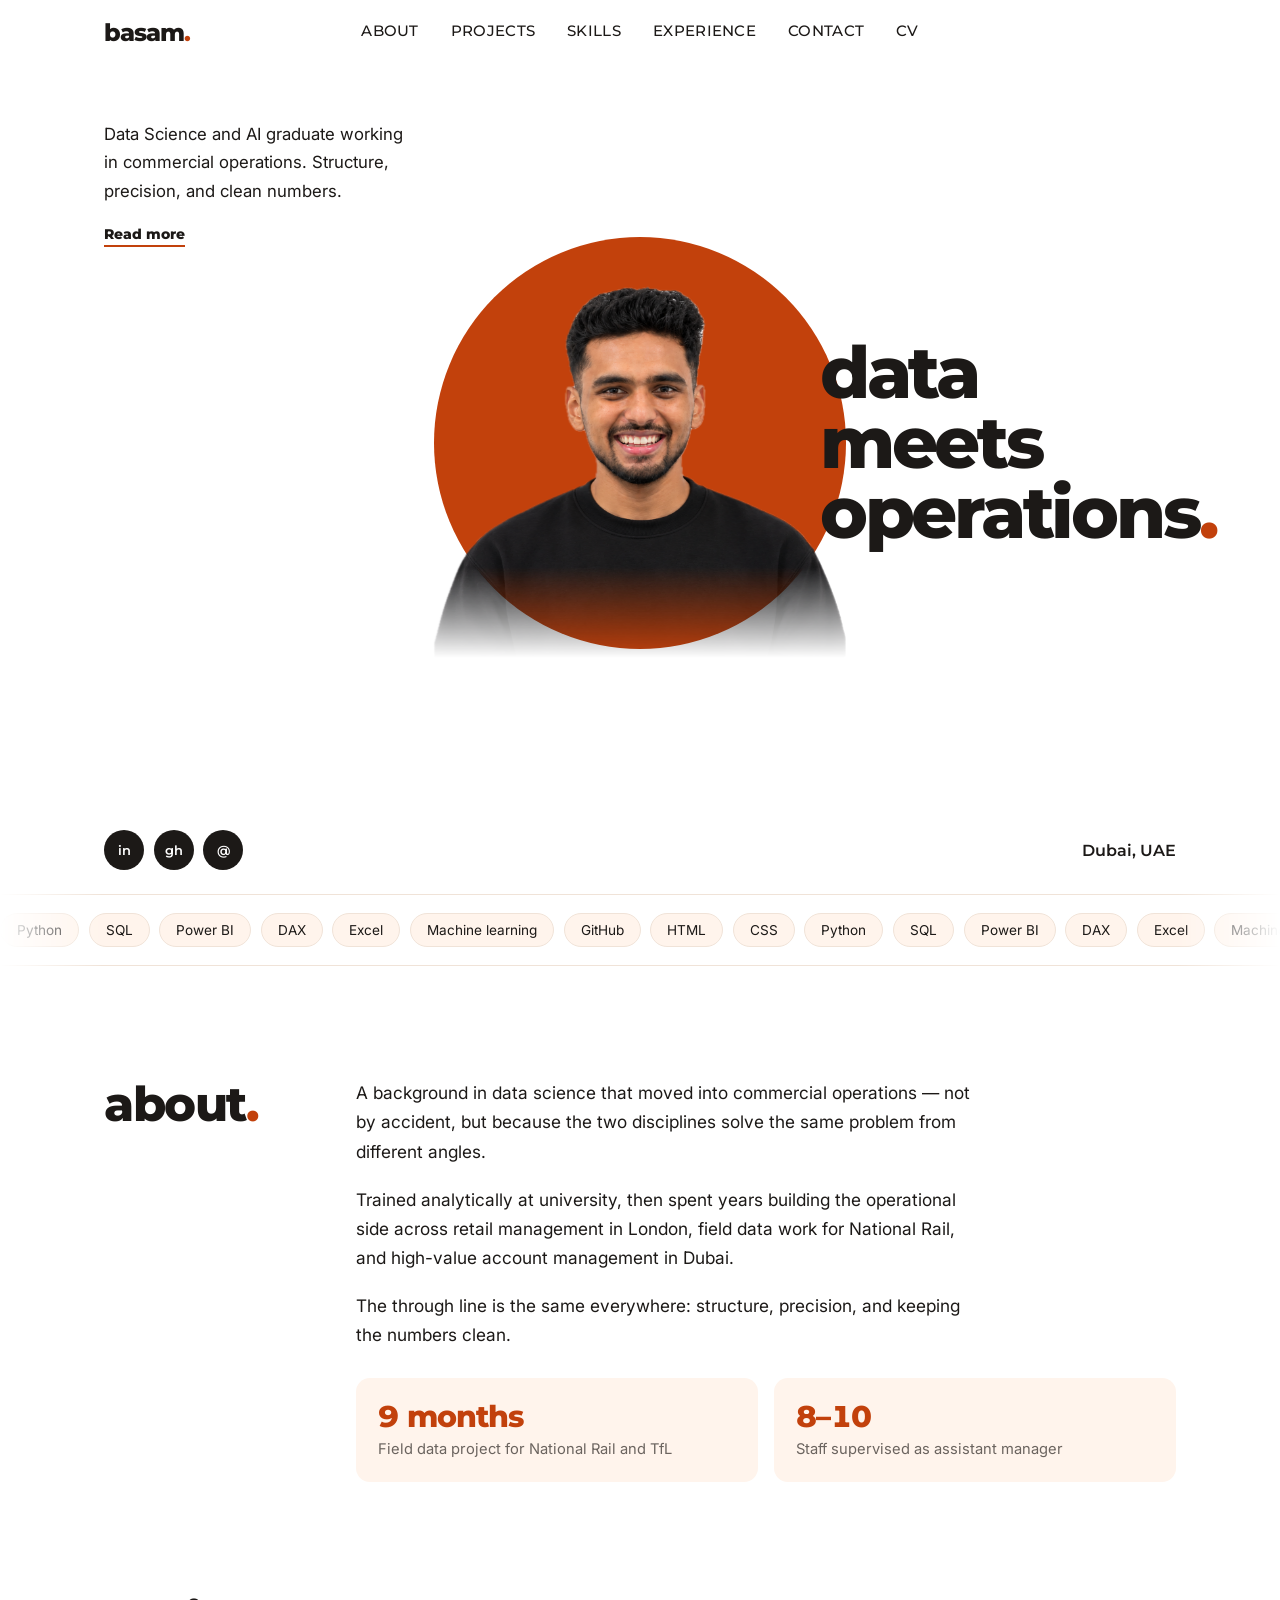
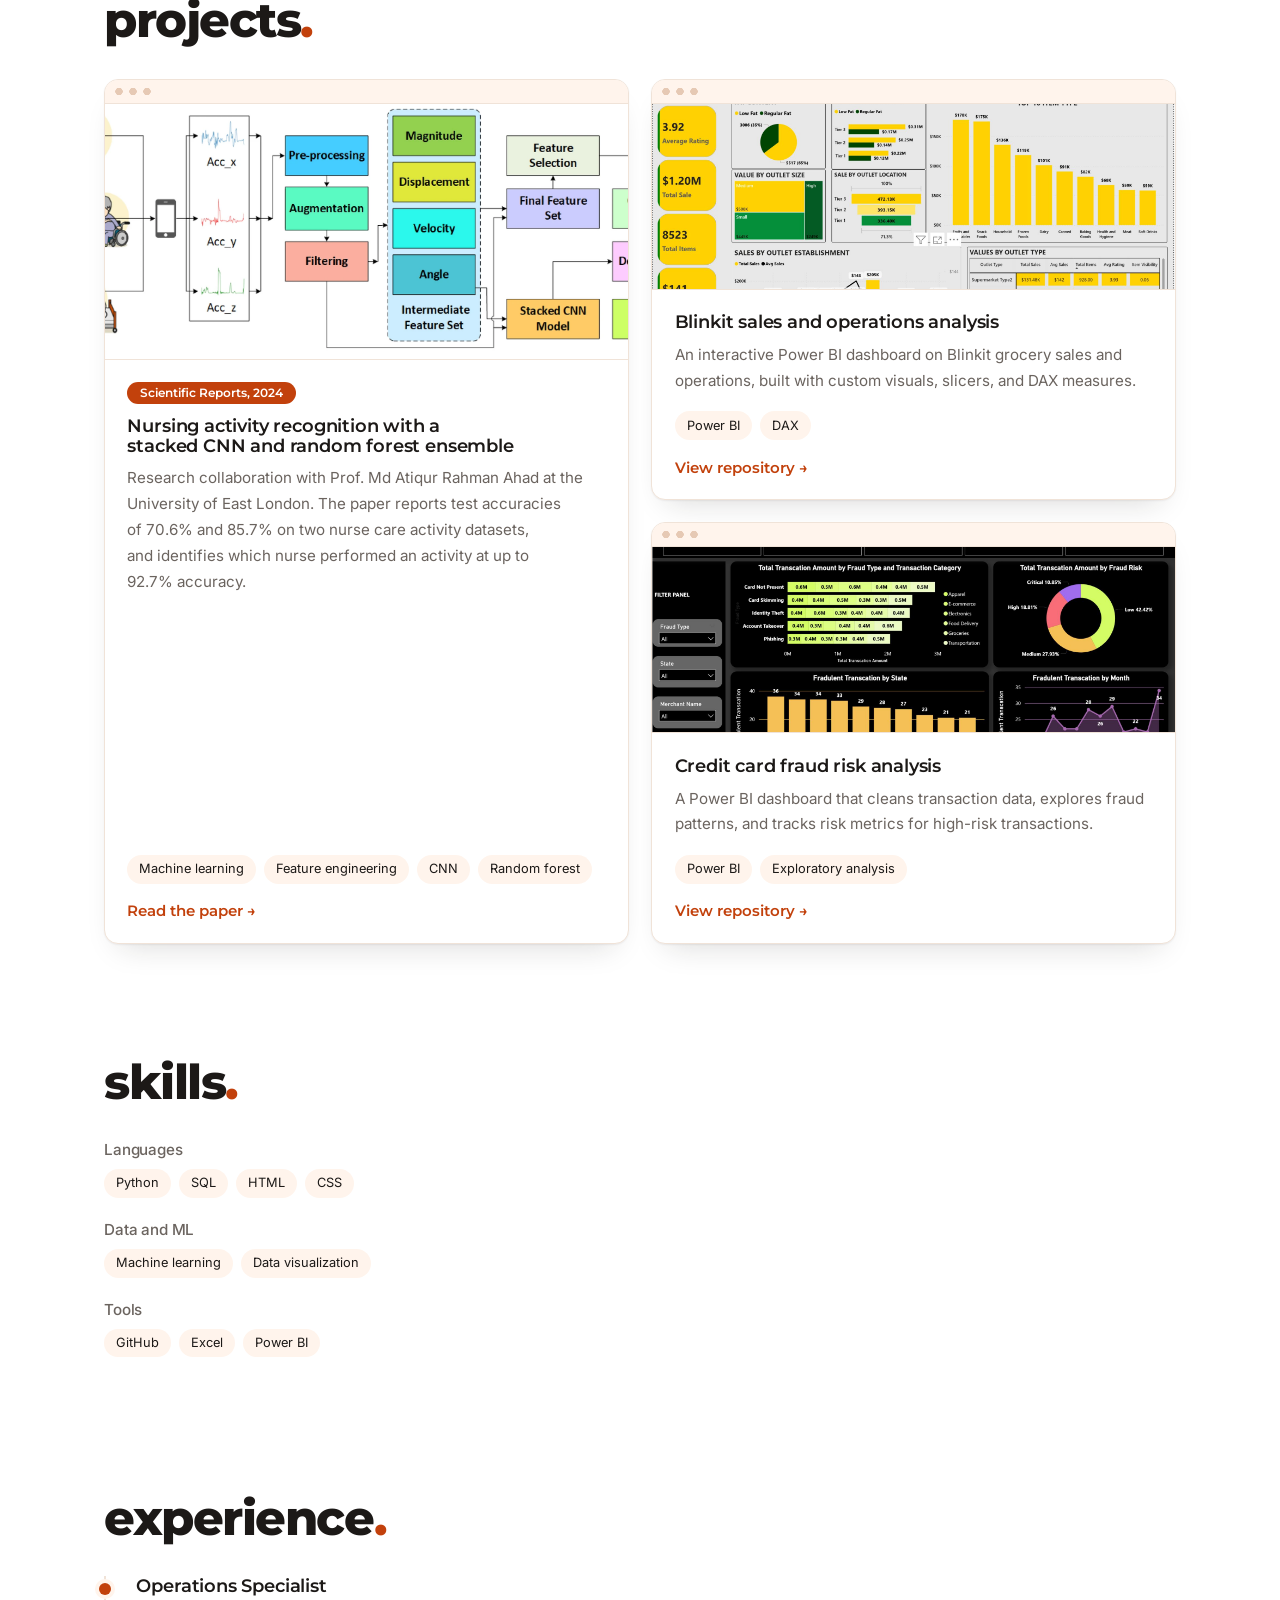
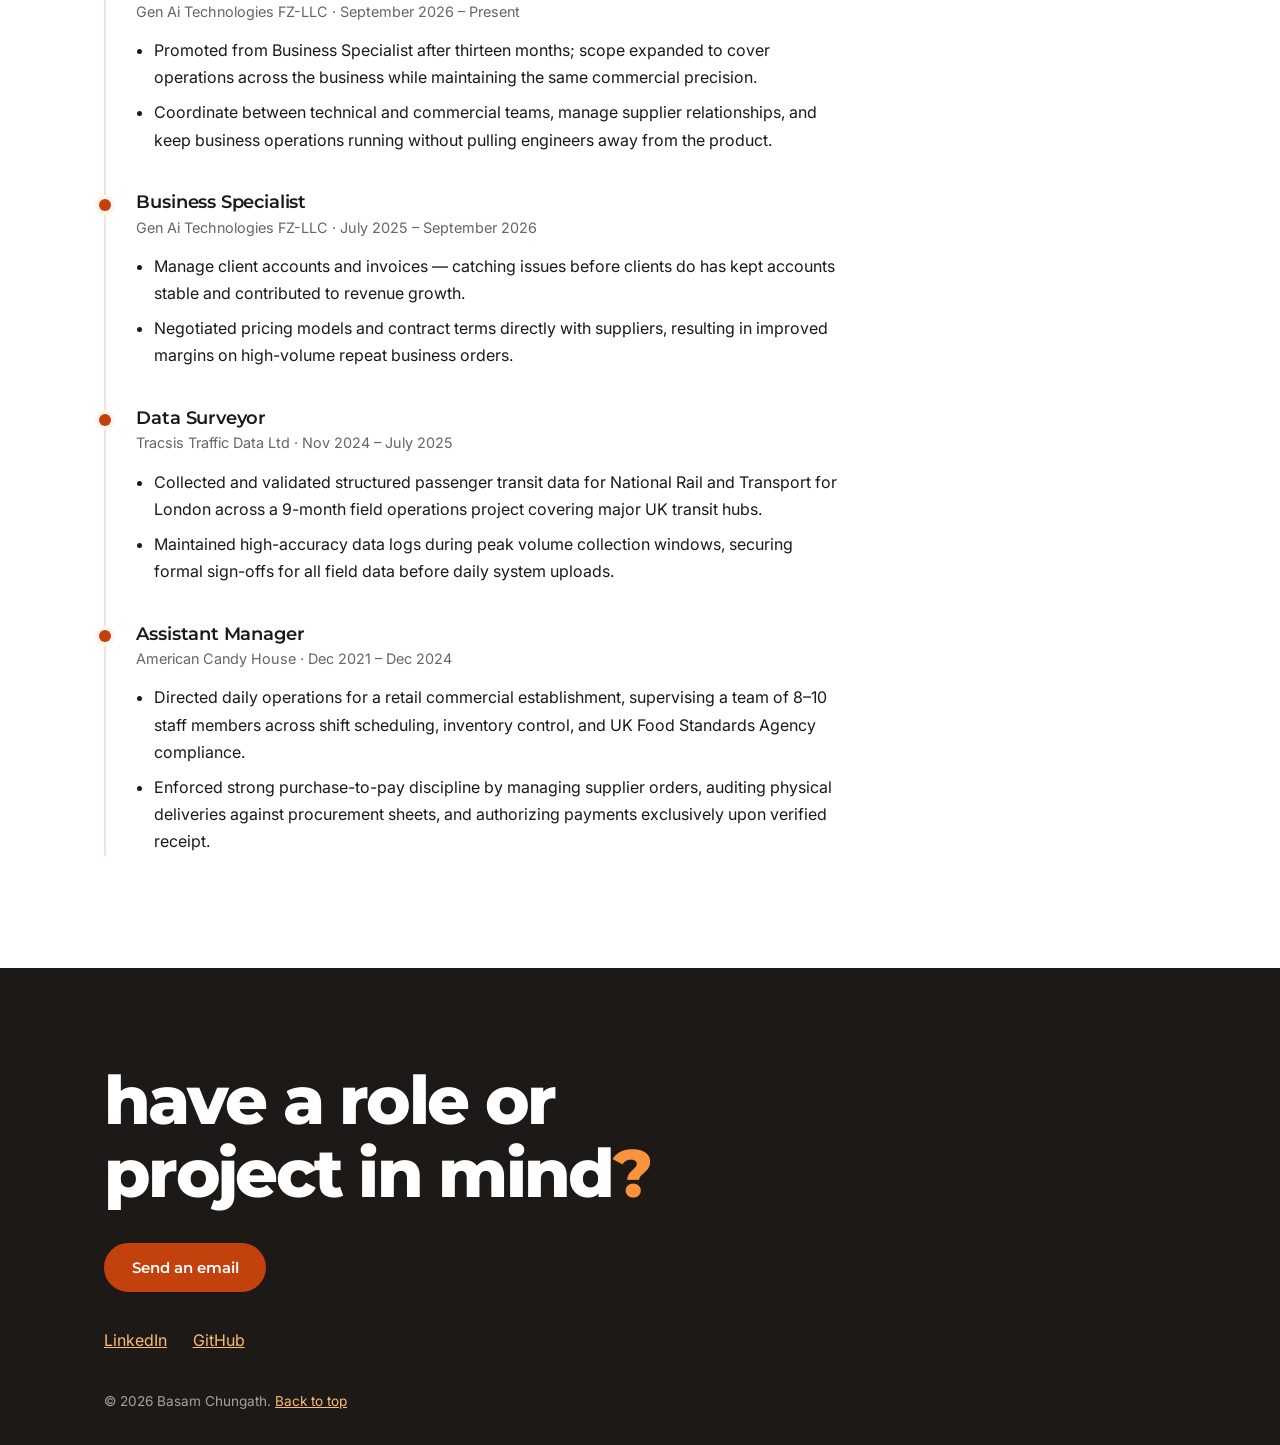
<file: index.html>
<!DOCTYPE html>
<html lang="en">
<head>
  <meta charset="UTF-8">
  <meta name="viewport" content="width=device-width, initial-scale=1.0">
  <title>Basam Chungath</title>
  <link rel="preconnect" href="https://fonts.googleapis.com">
  <link rel="preconnect" href="https://fonts.gstatic.com" crossorigin>
  <link href="https://fonts.googleapis.com/css2?family=Inter:wght@400;500&family=Montserrat:wght@500;600;800&display=swap" rel="stylesheet">
  <link rel="stylesheet" href="style.css">
</head>
<body>

  <div class="progress" aria-hidden="true"></div>

  <!-- HEADER: wordmark | centred nav | hamburger (mobile only).
       The hidden checkbox is the "menu open" switch, no JavaScript needed. -->
  <header class="nav">
    <div class="container nav-inner">
      <a class="brand" href="#top">basam<span>.</span></a>
      <input type="checkbox" id="menu" class="menu-toggle" aria-label="Toggle menu">
      <label for="menu" class="burger" aria-hidden="true"><span></span></label>
      <nav class="nav-links" aria-label="Main">
        <a href="#about">About</a>
        <a href="#projects">Projects</a>
        <a href="#skills">Skills</a>
        <a href="#experience">Experience</a>
        <a href="#contact">Contact</a>
        <a href="cv.pdf">CV</a>
      </nav>
    </div>
  </header>

  <main id="top">

    <!-- HERO: three columns (copy | portrait on circle | headline) + a footer row -->
    <section class="hero container">
      <div class="hero-copy rise" style="--i:3">
        <p>Data Science and AI graduate working in commercial operations. Structure, precision, and clean numbers.</p>
        <a class="read-more" href="#about">Read more</a>
      </div>

      <div class="stage">
        <div class="circle rise-scale"></div>
        <!-- Needs a PNG with a transparent background for the overlap effect.
             If your photo has a background, add class "boxed" to <figure> instead. -->
        <figure class="portrait rise" style="--i:1"><img src="basam.png" alt="Portrait of Basam Chungath"></figure>
      </div>

      <h1 class="headline rise" style="--i:2">data<br>meets<br>operations<span>.</span></h1>

      <div class="hero-foot">
        <ul class="social" aria-label="Social links">
          <li><a href="https://linkedin.com/in/basamchungath/?isSelfProfile=true" aria-label="LinkedIn">in</a></li>
          <li><a href="https://github.com/BAZ6335" aria-label="GitHub">gh</a></li>
          <li><a href="mailto:basamchungath@gmail.com" aria-label="Email">@</a></li>
        </ul>
        <p class="place">Dubai, UAE</p>
      </div>
    </section>

    <div class="strip" aria-label="Tools">
      <ul class="strip-track">
        <li>Python</li><li>SQL</li><li>Power BI</li><li>DAX</li><li>Excel</li><li>Machine learning</li><li>GitHub</li><li>HTML</li><li>CSS</li>
        <li aria-hidden="true">Python</li><li aria-hidden="true">SQL</li><li aria-hidden="true">Power BI</li><li aria-hidden="true">DAX</li><li aria-hidden="true">Excel</li><li aria-hidden="true">Machine learning</li><li aria-hidden="true">GitHub</li><li aria-hidden="true">HTML</li><li aria-hidden="true">CSS</li>
      </ul>
    </div>

    <section id="about" class="section container about">
      <h2>about</h2>
      <div>
        <div class="prose">
          <p>A background in data science that moved into commercial operations — not by accident, but because the two disciplines solve the same problem from different angles.</p>
          <p>Trained analytically at university, then spent years building the operational side across retail management in London, field data work for National Rail, and high-value account management in Dubai.</p>
          <p>The through line is the same everywhere: structure, precision, and keeping the numbers clean.</p>
        </div>
        <div class="stats">
          <div class="stat"><strong>9 months</strong><span>Field data project for National Rail and TfL</span></div>
          <div class="stat"><strong>8–10</strong><span>Staff supervised as assistant manager</span></div>
        </div>
      </div>
    </section>

    <section id="projects" class="section container">
      <h2>projects</h2>
      <div class="bento">

        <article class="card card-feature">
          <figure><img src="study.png" alt="Figure from the nursing activity recognition paper"></figure>
          <div class="card-body">
            <p class="badge">Scientific Reports, 2024</p>
            <h3>Nursing activity recognition with a stacked CNN and random forest ensemble</h3>
            <p>Research collaboration with Prof. Md Atiqur Rahman Ahad at the University of East London. The paper reports test accuracies of 70.6% and 85.7% on two nurse care activity datasets, and identifies which nurse performed an activity at up to 92.7% accuracy.</p>
            <!-- ADD YOUR ROLE HERE as one factual sentence. -->
            <ul class="tags"><li>Machine learning</li><li>Feature engineering</li><li>CNN</li><li>Random forest</li></ul>
            <a class="card-link" href="https://www.nature.com/articles/s41598-024-81228-x">Read the paper</a>
          </div>
        </article>

        <article class="card">
          <figure><img src="blinkitdata.jpeg" alt="Blinkit sales and operations dashboard in Power BI"></figure>
          <div class="card-body">
            <h3>Blinkit sales and operations analysis</h3>
            <p>An interactive Power BI dashboard on Blinkit grocery sales and operations, built with custom visuals, slicers, and DAX measures.</p>
            <!-- ADD ONE REAL FINDING here. -->
            <ul class="tags"><li>Power BI</li><li>DAX</li></ul>
            <a class="card-link" href="https://github.com/BAZ6335/Blinkit-Sales-and-Operation-Analysis">View repository</a>
          </div>
        </article>

        <article class="card">
          <figure><img src="Creditcard.jpeg" alt="Credit card fraud dashboard in Power BI"></figure>
          <div class="card-body">
            <h3>Credit card fraud risk analysis</h3>
            <p>A Power BI dashboard that cleans transaction data, explores fraud patterns, and tracks risk metrics for high-risk transactions.</p>
            <!-- ADD ONE REAL FINDING here. -->
            <ul class="tags"><li>Power BI</li><li>Exploratory analysis</li></ul>
            <a class="card-link" href="https://github.com/BAZ6335/Credit-Card-Fraud-Analysis-">View repository</a>
          </div>
        </article>

      </div>
    </section>

    <section id="skills" class="section container">
      <h2>skills</h2>
      <div class="skill-group"><h3>Languages</h3><ul class="tags"><li>Python</li><li>SQL</li><li>HTML</li><li>CSS</li></ul></div>
      <div class="skill-group"><h3>Data and ML</h3><ul class="tags"><li>Machine learning</li><li>Data visualization</li></ul></div>
      <div class="skill-group"><h3>Tools</h3><ul class="tags"><li>GitHub</li><li>Excel</li><li>Power BI</li></ul></div>
    </section>

    <section id="experience" class="section container">
      <h2>experience</h2>
      <div class="timeline">
        <article class="job">
          <h3>Operations Specialist</h3>
          <p class="job-meta">Gen Ai Technologies FZ-LLC · September 2026 – Present</p>
          <ul>
            <li>Promoted from Business Specialist after thirteen months; scope expanded to cover operations across the business while maintaining the same commercial precision.</li>
            <li>Coordinate between technical and commercial teams, manage supplier relationships, and keep business operations running without pulling engineers away from the product.</li>
          </ul>
        </article>
        <article class="job">
          <h3>Business Specialist</h3>
          <p class="job-meta">Gen Ai Technologies FZ-LLC · July 2025 – September 2026</p>
          <ul>
            <li>Manage client accounts and invoices — catching issues before clients do has kept accounts stable and contributed to revenue growth.</li>
            <li>Negotiated pricing models and contract terms directly with suppliers, resulting in improved margins on high-volume repeat business orders.</li>
          </ul>
        </article>
        <article class="job">
          <h3>Data Surveyor</h3>
          <p class="job-meta">Tracsis Traffic Data Ltd · Nov 2024 – July 2025</p>
          <ul>
            <li>Collected and validated structured passenger transit data for National Rail and Transport for London across a 9-month field operations project covering major UK transit hubs.</li>
            <li>Maintained high-accuracy data logs during peak volume collection windows, securing formal sign-offs for all field data before daily system uploads.</li>
          </ul>
        </article>
        <article class="job">
          <h3>Assistant Manager</h3>
          <p class="job-meta">American Candy House · Dec 2021 – Dec 2024</p>
          <ul>
            <li>Directed daily operations for a retail commercial establishment, supervising a team of 8–10 staff members across shift scheduling, inventory control, and UK Food Standards Agency compliance.</li>
            <li>Enforced strong purchase-to-pay discipline by managing supplier orders, auditing physical deliveries against procurement sheets, and authorizing payments exclusively upon verified receipt.</li>
          </ul>
        </article>
      </div>
    </section>

  </main>

  <footer id="contact" class="footer">
    <div class="container">
      <h2 class="cta">have a role or project in mind<span>?</span></h2>
      <a class="btn btn-filled" href="mailto:mailto:basamchungath@gmail.com">Send an email</a>
      <ul class="contact-links">
        <li><a href="https://linkedin.com/in/basamchungath">LinkedIn</a></li>
        <li><a href="https://github.com/BAZ6335">GitHub</a></li>
      </ul>
      <p class="copyright">© 2026 Basam Chungath. <a href="#top">Back to top</a></p>
    </div>
  </footer>

</body>
</html>
</file>
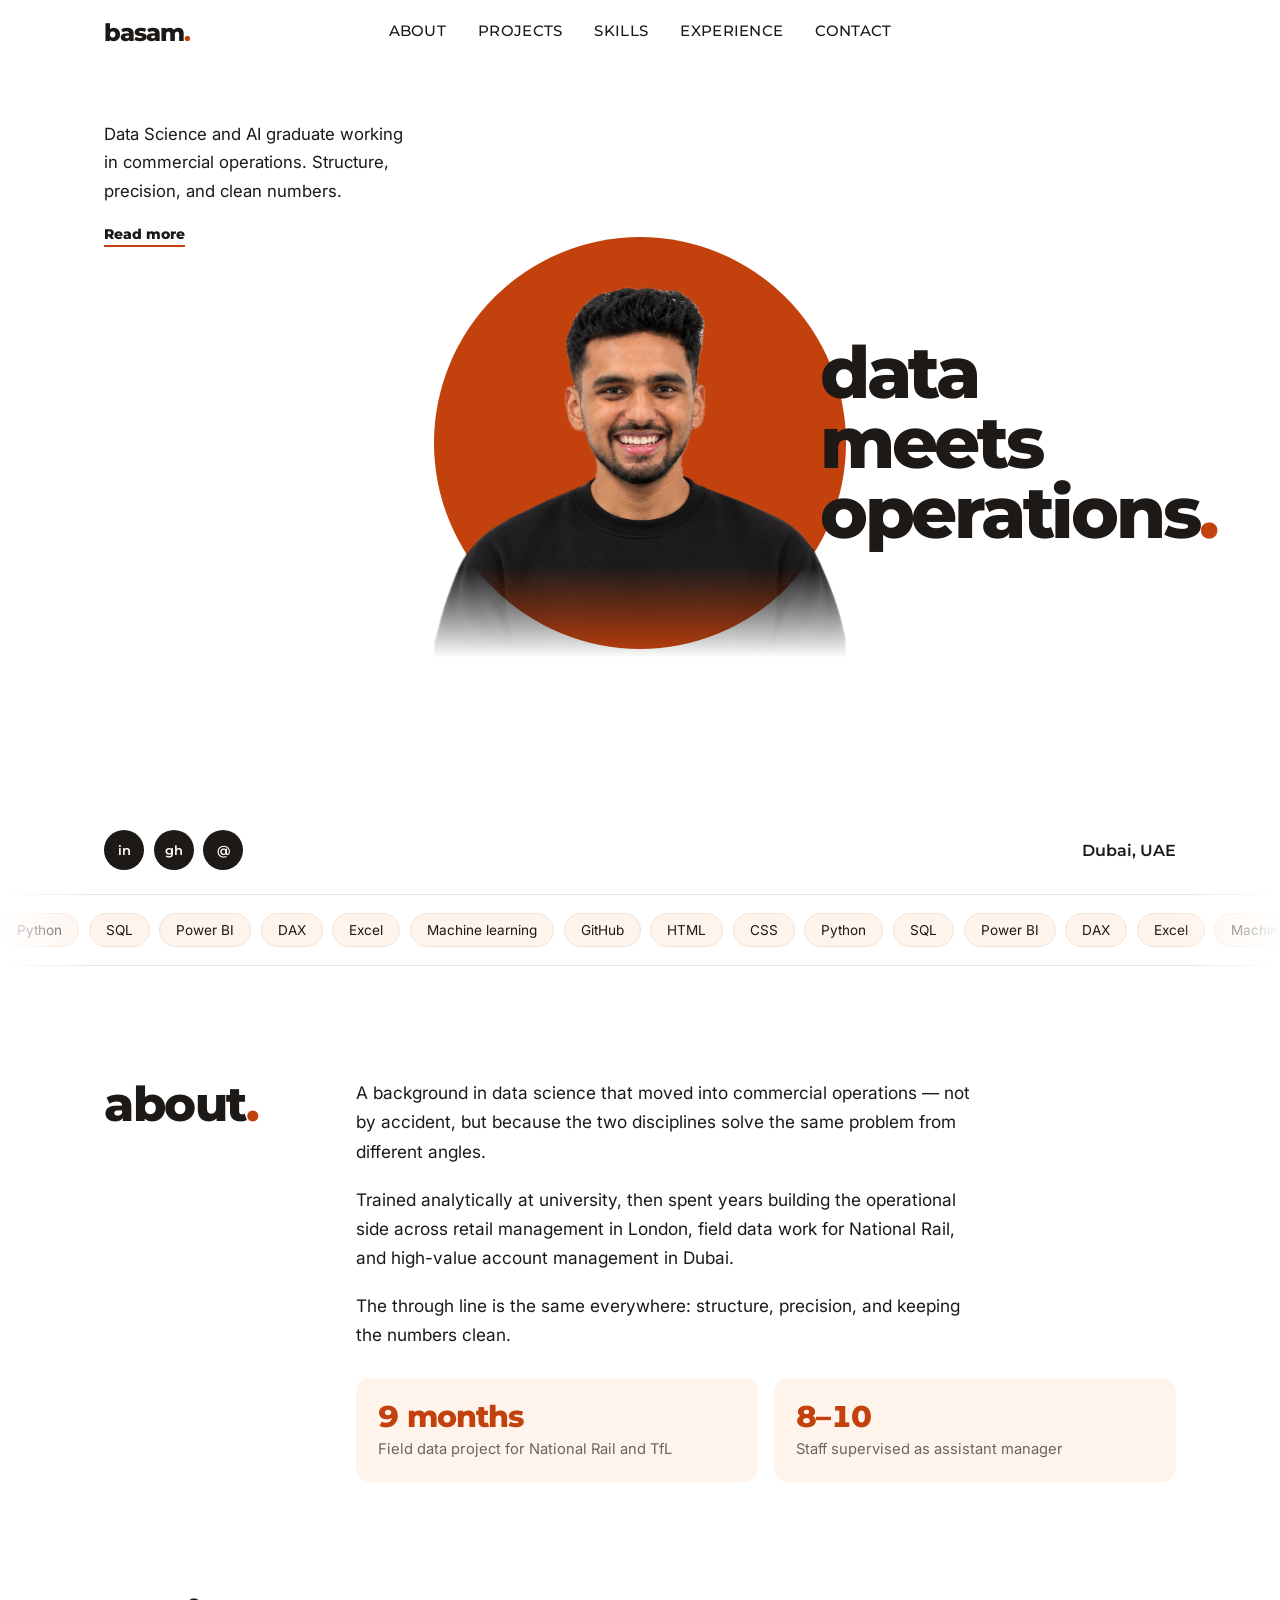
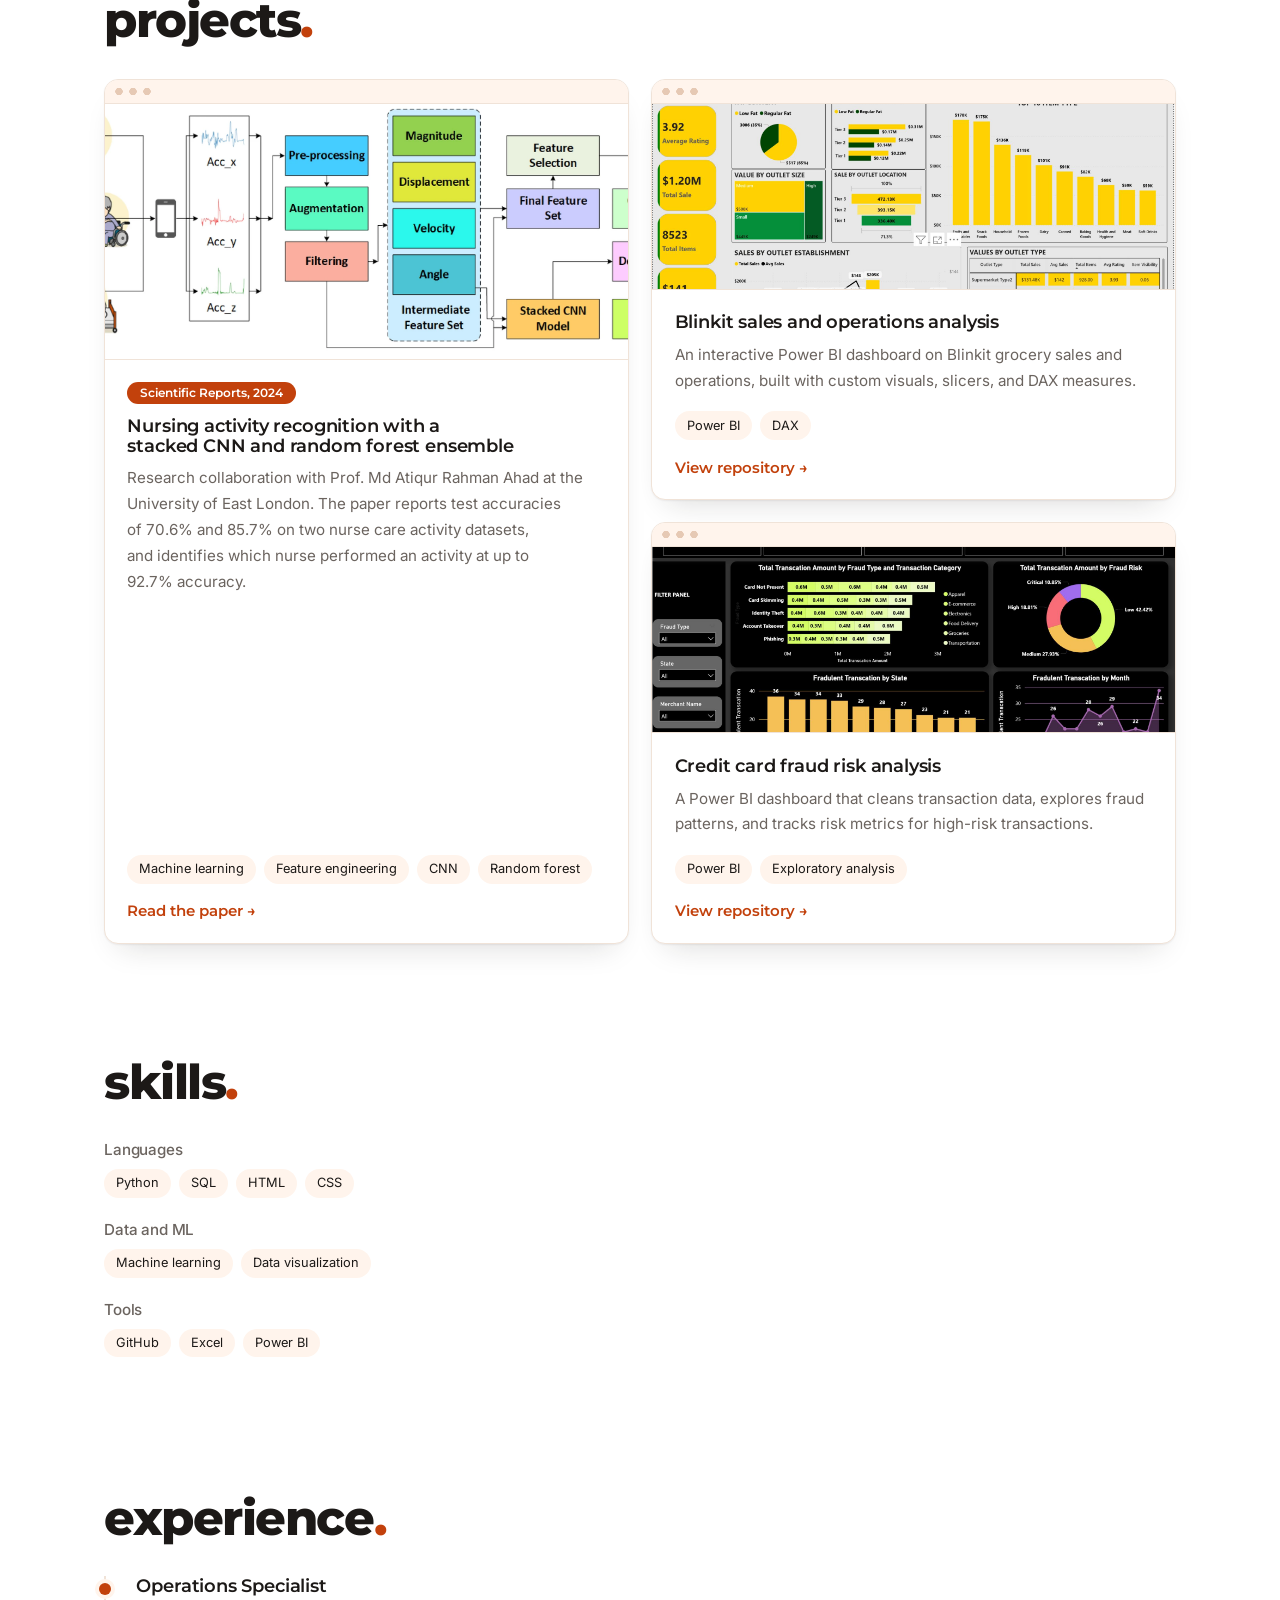
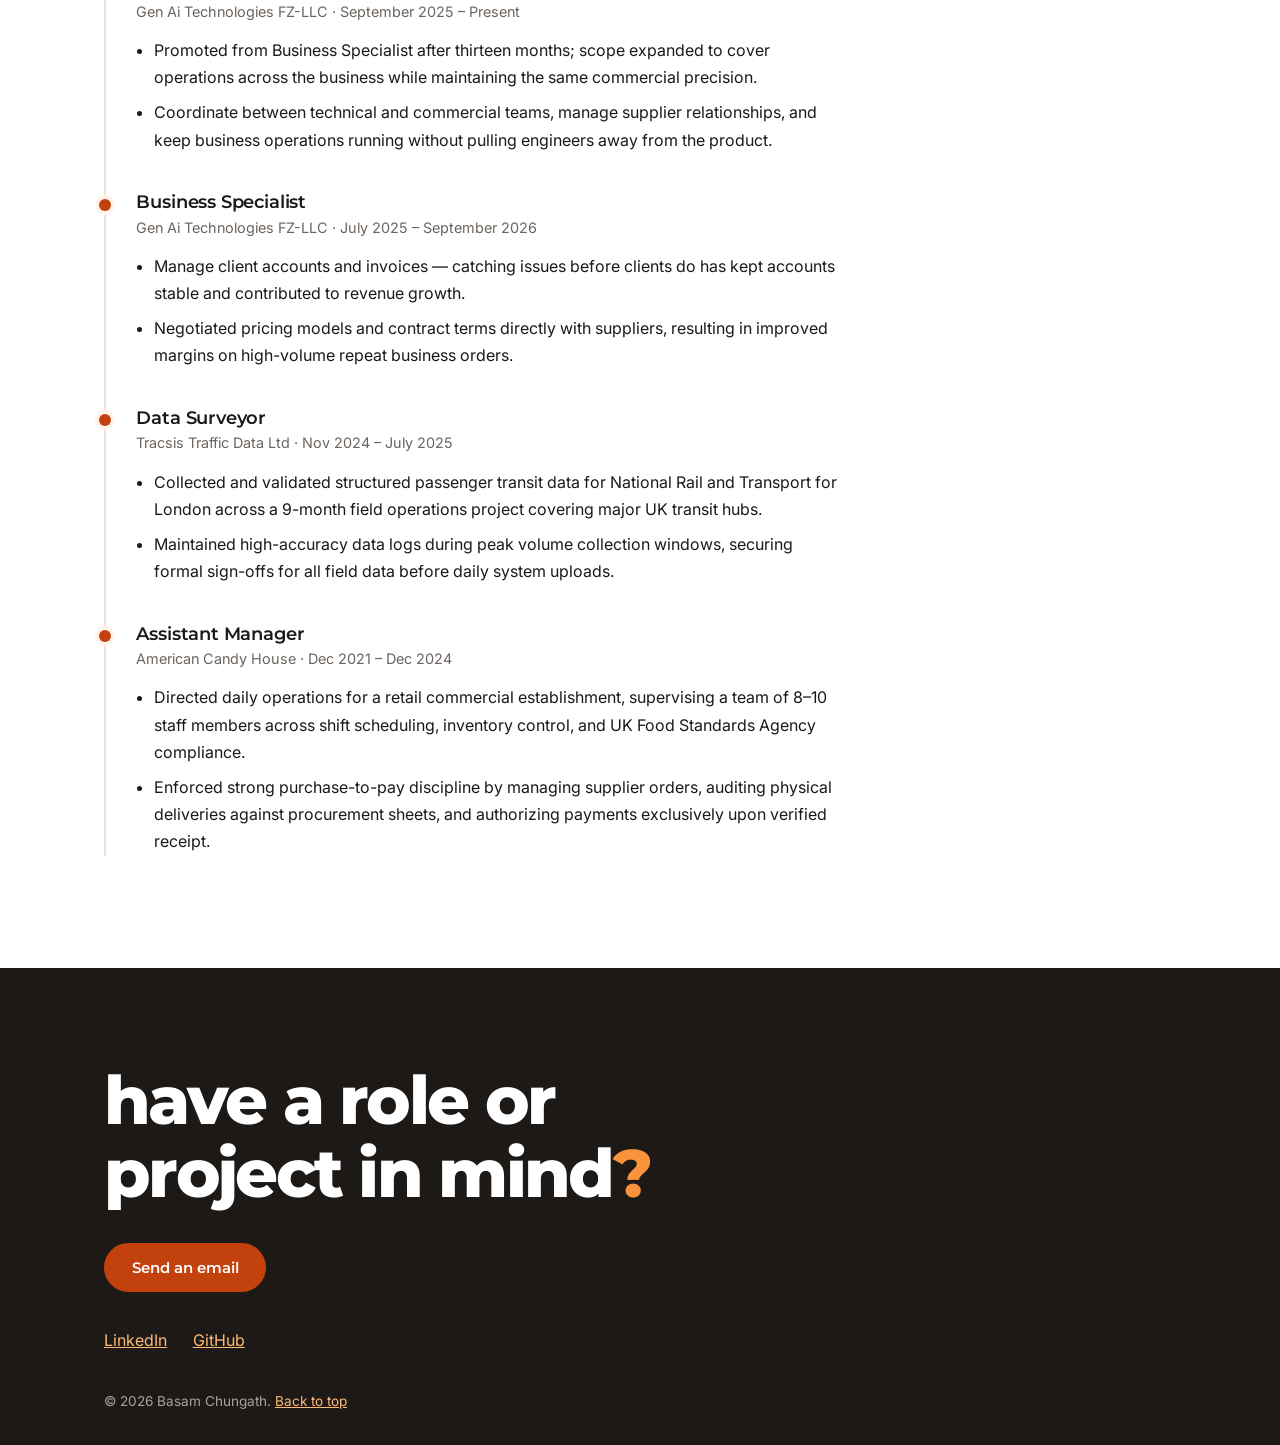
<file: index2.html>
<!DOCTYPE html>
<html lang="en">
<head>
  <meta charset="UTF-8">
  <meta name="viewport" content="width=device-width, initial-scale=1.0">
  <title>Basam Chungath</title>
  <link rel="preconnect" href="https://fonts.googleapis.com">
  <link rel="preconnect" href="https://fonts.gstatic.com" crossorigin>
  <link href="https://fonts.googleapis.com/css2?family=Inter:wght@400;500&family=Montserrat:wght@500;600;800&display=swap" rel="stylesheet">
  <link rel="stylesheet" href="style2.css">
</head>
<body>

  <div class="progress" aria-hidden="true"></div>

  <!-- HEADER: wordmark | centred nav | hamburger (mobile only).
       The hidden checkbox is the "menu open" switch, no JavaScript needed. -->
  <header class="nav">
    <div class="container nav-inner">
      <a class="brand" href="#top">basam<span>.</span></a>
      <input type="checkbox" id="menu" class="menu-toggle" aria-label="Toggle menu">
      <label for="menu" class="burger" aria-hidden="true"><span></span></label>
      <nav class="nav-links" aria-label="Main">
        <a href="#about">About</a>
        <a href="#projects">Projects</a>
        <a href="#skills">Skills</a>
        <a href="#experience">Experience</a>
        <a href="#contact">Contact</a>
      </nav>
    </div>
  </header>

  <main id="top">

    <!-- HERO: three columns (copy | portrait on circle | headline) + a footer row -->
    <section class="hero container">
      <div class="hero-copy rise" style="--i:3">
        <p>Data Science and AI graduate working in commercial operations. Structure, precision, and clean numbers.</p>
        <a class="read-more" href="#about">Read more</a>
      </div>

      <div class="stage">
        <div class="circle rise-scale"></div>
        <!-- Needs a PNG with a transparent background for the overlap effect.
             If your photo has a background, add class "boxed" to <figure> instead. -->
        <figure class="portrait rise" style="--i:1"><img src="basamcopy.png" alt="Portrait of Basam Chungath"></figure>
      </div>

      <h1 class="headline rise" style="--i:2">data<br>meets<br>operations<span>.</span></h1>

      <div class="hero-foot">
        <ul class="social" aria-label="Social links">
          <li><a href="#" aria-label="LinkedIn">in</a></li>
          <li><a href="https://github.com/BAZ6335" aria-label="GitHub">gh</a></li>
          <li><a href="mailto:you@example.com" aria-label="Email">@</a></li>
        </ul>
        <p class="place">Dubai, UAE</p>
      </div>
    </section>

    <div class="strip" aria-label="Tools">
      <ul class="strip-track">
        <li>Python</li><li>SQL</li><li>Power BI</li><li>DAX</li><li>Excel</li><li>Machine learning</li><li>GitHub</li><li>HTML</li><li>CSS</li>
        <li aria-hidden="true">Python</li><li aria-hidden="true">SQL</li><li aria-hidden="true">Power BI</li><li aria-hidden="true">DAX</li><li aria-hidden="true">Excel</li><li aria-hidden="true">Machine learning</li><li aria-hidden="true">GitHub</li><li aria-hidden="true">HTML</li><li aria-hidden="true">CSS</li>
      </ul>
    </div>

    <section id="about" class="section container about">
      <h2>about</h2>
      <div>
        <div class="prose">
          <p>A background in data science that moved into commercial operations — not by accident, but because the two disciplines solve the same problem from different angles.</p>
          <p>Trained analytically at university, then spent years building the operational side across retail management in London, field data work for National Rail, and high-value account management in Dubai.</p>
          <p>The through line is the same everywhere: structure, precision, and keeping the numbers clean.</p>
        </div>
        <div class="stats">
          <div class="stat"><strong>9 months</strong><span>Field data project for National Rail and TfL</span></div>
          <div class="stat"><strong>8–10</strong><span>Staff supervised as assistant manager</span></div>
        </div>
      </div>
    </section>

    <section id="projects" class="section container">
      <h2>projects</h2>
      <div class="bento">

        <article class="card card-feature">
          <figure><img src="study.png" alt="Figure from the nursing activity recognition paper"></figure>
          <div class="card-body">
            <p class="badge">Scientific Reports, 2024</p>
            <h3>Nursing activity recognition with a stacked CNN and random forest ensemble</h3>
            <p>Research collaboration with Prof. Md Atiqur Rahman Ahad at the University of East London. The paper reports test accuracies of 70.6% and 85.7% on two nurse care activity datasets, and identifies which nurse performed an activity at up to 92.7% accuracy.</p>
            <!-- ADD YOUR ROLE HERE as one factual sentence. -->
            <ul class="tags"><li>Machine learning</li><li>Feature engineering</li><li>CNN</li><li>Random forest</li></ul>
            <a class="card-link" href="https://www.nature.com/articles/s41598-024-81228-x">Read the paper</a>
          </div>
        </article>

        <article class="card">
          <figure><img src="blinkitdata.jpeg" alt="Blinkit sales and operations dashboard in Power BI"></figure>
          <div class="card-body">
            <h3>Blinkit sales and operations analysis</h3>
            <p>An interactive Power BI dashboard on Blinkit grocery sales and operations, built with custom visuals, slicers, and DAX measures.</p>
            <!-- ADD ONE REAL FINDING here. -->
            <ul class="tags"><li>Power BI</li><li>DAX</li></ul>
            <a class="card-link" href="https://github.com/BAZ6335/Blinkit-Sales-and-Operation-Analysis">View repository</a>
          </div>
        </article>

        <article class="card">
          <figure><img src="Creditcard.jpeg" alt="Credit card fraud dashboard in Power BI"></figure>
          <div class="card-body">
            <h3>Credit card fraud risk analysis</h3>
            <p>A Power BI dashboard that cleans transaction data, explores fraud patterns, and tracks risk metrics for high-risk transactions.</p>
            <!-- ADD ONE REAL FINDING here. -->
            <ul class="tags"><li>Power BI</li><li>Exploratory analysis</li></ul>
            <a class="card-link" href="https://github.com/BAZ6335/Credit-Card-Fraud-Analysis-">View repository</a>
          </div>
        </article>

      </div>
    </section>

    <section id="skills" class="section container">
      <h2>skills</h2>
      <div class="skill-group"><h3>Languages</h3><ul class="tags"><li>Python</li><li>SQL</li><li>HTML</li><li>CSS</li></ul></div>
      <div class="skill-group"><h3>Data and ML</h3><ul class="tags"><li>Machine learning</li><li>Data visualization</li></ul></div>
      <div class="skill-group"><h3>Tools</h3><ul class="tags"><li>GitHub</li><li>Excel</li><li>Power BI</li></ul></div>
    </section>

    <section id="experience" class="section container">
      <h2>experience</h2>
      <div class="timeline">
        <article class="job">
          <h3>Operations Specialist</h3>
          <p class="job-meta">Gen Ai Technologies FZ-LLC · September 2025 – Present</p>
          <ul>
            <li>Promoted from Business Specialist after thirteen months; scope expanded to cover operations across the business while maintaining the same commercial precision.</li>
            <li>Coordinate between technical and commercial teams, manage supplier relationships, and keep business operations running without pulling engineers away from the product.</li>
          </ul>
        </article>
        <article class="job">
          <h3>Business Specialist</h3>
          <p class="job-meta">Gen Ai Technologies FZ-LLC · July 2025 – September 2026</p>
          <ul>
            <li>Manage client accounts and invoices — catching issues before clients do has kept accounts stable and contributed to revenue growth.</li>
            <li>Negotiated pricing models and contract terms directly with suppliers, resulting in improved margins on high-volume repeat business orders.</li>
          </ul>
        </article>
        <article class="job">
          <h3>Data Surveyor</h3>
          <p class="job-meta">Tracsis Traffic Data Ltd · Nov 2024 – July 2025</p>
          <ul>
            <li>Collected and validated structured passenger transit data for National Rail and Transport for London across a 9-month field operations project covering major UK transit hubs.</li>
            <li>Maintained high-accuracy data logs during peak volume collection windows, securing formal sign-offs for all field data before daily system uploads.</li>
          </ul>
        </article>
        <article class="job">
          <h3>Assistant Manager</h3>
          <p class="job-meta">American Candy House · Dec 2021 – Dec 2024</p>
          <ul>
            <li>Directed daily operations for a retail commercial establishment, supervising a team of 8–10 staff members across shift scheduling, inventory control, and UK Food Standards Agency compliance.</li>
            <li>Enforced strong purchase-to-pay discipline by managing supplier orders, auditing physical deliveries against procurement sheets, and authorizing payments exclusively upon verified receipt.</li>
          </ul>
        </article>
      </div>
    </section>

  </main>

  <footer id="contact" class="footer">
    <div class="container">
      <h2 class="cta">have a role or project in mind<span>?</span></h2>
      <a class="btn btn-filled" href="mailto:you@example.com">Send an email</a>
      <ul class="contact-links">
        <li><a href="#">LinkedIn</a></li>
        <li><a href="https://github.com/BAZ6335">GitHub</a></li>
      </ul>
      <p class="copyright">© 2026 Basam Chungath. <a href="#top">Back to top</a></p>
    </div>
  </footer>

</body>
</html>
</file>
<file: style.css>
/* ============ 1. TOKENS: burnt orange + white + ink ============ */
:root {
  --bg: #FFFFFF;
  --tint: #FFF4EC;            /* soft orange wash for stat cards, frames */
  --text: #1C1917;
  --muted: #6B645F;
  --accent: #C2410C;          /* burnt orange */
  --accent-dark: #9A3412;
  --line: #F0E3D8;

  --font-display: "Montserrat", system-ui, sans-serif;
  --font-body: "Inter", system-ui, sans-serif;
  --radius: 14px;
  --width: 1120px;
  --section: clamp(4rem, 9vw, 7rem);

  /* Two-layer warm shadow: a tight contact shadow + a soft far one, both
     tinted with the ink colour instead of pure black. */
  --shadow: 0 1px 2px rgb(28 25 23 / .06), 0 16px 30px -16px rgb(28 25 23 / .18);
}

/* ============ 2. BASE ============ */
*, *::before, *::after { box-sizing: border-box; }
html { scroll-behavior: smooth; scrollbar-color: var(--accent) var(--bg); accent-color: var(--accent); }
body { margin: 0; background: var(--bg); color: var(--text); font: 1rem/1.7 var(--font-body); -webkit-font-smoothing: antialiased; }
::selection { background: var(--accent); color: #fff; }
img { max-width: 100%; display: block; }
a { color: var(--accent); }
a:hover { color: var(--accent-dark); }
:focus-visible { outline: 2px solid var(--accent); outline-offset: 3px; }
h1, h2, h3 { font-family: var(--font-display); line-height: 1.1; margin: 0; text-wrap: balance; }
p { text-wrap: pretty; }
.container { width: 100%; max-width: var(--width); margin: 0 auto; padding: 0 1.5rem; }
.section { padding-top: var(--section); scroll-margin-top: 60px; }

/* Section titles echo the wordmark: lowercase, heavy, orange full stop */
h2 { font-size: clamp(2rem, 4.5vw, 3rem); font-weight: 800; letter-spacing: -0.03em; text-transform: lowercase; }
h2::after { content: "."; color: var(--accent); }
.section > h2 { margin-bottom: 2rem; }
h3 { font-size: 1.1rem; font-weight: 600; letter-spacing: -0.01em; }

/* ============ 3. HEADER ============ */
.nav { position: sticky; top: 0; z-index: 30; background: rgb(255 255 255 / .9); backdrop-filter: blur(10px); }
.nav-inner { display: grid; grid-template-columns: 1fr auto 1fr; align-items: center; padding-top: 1.1rem; padding-bottom: 1.1rem; }
.brand { font: 800 1.5rem var(--font-display); letter-spacing: -0.04em; color: var(--text); text-decoration: none; justify-self: start; }
.brand span { color: var(--accent); }
.nav-links { grid-column: 2; display: flex; gap: 2rem; }
.nav-links a {
  font: 500 0.95rem var(--font-display); text-transform: uppercase; letter-spacing: 0.02em;
  color: var(--text); text-decoration: none; padding-bottom: 3px;
  /* underline that draws in: a 0-width background grows to 100% on hover */
  background: linear-gradient(var(--accent), var(--accent)) 0 100% / 0 2px no-repeat;
  transition: background-size 0.3s ease, color 0.2s;
}
.nav-links a:hover { background-size: 100% 2px; color: var(--accent); }
.menu-toggle { position: absolute; opacity: 0; pointer-events: none; }
.burger { display: none; justify-self: end; grid-column: 3; width: 28px; height: 20px; cursor: pointer; position: relative; }
.burger span, .burger::before, .burger::after { content: ""; position: absolute; left: 0; width: 100%; height: 3px; background: var(--text); border-radius: 2px; transition: transform 0.25s, opacity 0.25s; }
.burger span { top: 8.5px; } .burger::before { top: 0; } .burger::after { bottom: 0; }
.menu-toggle:checked ~ .burger span { opacity: 0; }
.menu-toggle:checked ~ .burger::before { transform: translateY(8.5px) rotate(45deg); }
.menu-toggle:checked ~ .burger::after { transform: translateY(-8.5px) rotate(-45deg); }
.menu-toggle:focus-visible ~ .burger { outline: 2px solid var(--accent); outline-offset: 4px; }

/* Scroll progress bar (scroll-driven animation, guarded for older browsers) */
.progress { position: fixed; inset: 0 0 auto 0; height: 3px; z-index: 40; background: var(--accent); transform: scaleX(0); transform-origin: left; }
@supports (animation-timeline: scroll()) { .progress { animation: grow linear both; animation-timeline: scroll(root); } }
@keyframes grow { to { transform: scaleX(1); } }

/* ============ 4. HERO (the reference layout) ============ */
.hero {
  display: grid;
  grid-template-columns: minmax(0, 1fr) minmax(0, 1.25fr) minmax(0, 1fr);
  grid-template-rows: 1fr auto;
  align-items: center;
  min-height: calc(100svh - 70px);
  padding-top: 1rem; padding-bottom: 1.5rem;
}
.hero-copy { max-width: 30ch; align-self: start; margin-top: 12%; }
.hero-copy p { margin: 0 0 0.9rem; font-size: 1.05rem; }
.read-more { font: 800 0.9rem var(--font-display); color: var(--text); text-decoration: none; border-bottom: 2px solid var(--accent); padding-bottom: 2px; }
.read-more:hover { color: var(--accent); }

/* The stage holds circle + portrait. aspect-ratio:1 keeps it a perfect square. */
.stage { position: relative; width: 100%; aspect-ratio: 1; align-self: center; z-index: 1; }
.circle { position: absolute; inset: 0; border-radius: 50%; background: var(--accent); }
.portrait { position: absolute; z-index: 3; margin: 0; bottom: -2%; left: 50%; translate: -50% 0; height: 100%; }
.portrait img {
  height: 100%; width: auto; max-width: none; object-fit: contain; object-position: bottom;
  /* fades the flat cut at the shoulders into the page */
  -webkit-mask-image: linear-gradient(#000 78%, transparent);
  mask-image: linear-gradient(#000 78%, transparent);
}
/* Fallback if the photo is not a cut-out: crop it inside the circle instead */
.portrait.boxed { inset: 0; translate: none; height: 100%; bottom: auto; left: 0; border-radius: 50%; overflow: hidden; }
.portrait.boxed img { width: 100%; height: 100%; object-fit: cover; }

/* The headline sits in the third column but is pulled left (negative margin)
   so it overlaps the circle edge, exactly like the reference. */
.headline {
  position: relative; z-index: 2; margin-left: -8%;
  font-size: clamp(2.2rem, 5.6vw, 5.2rem); font-weight: 800; line-height: 0.98;
  letter-spacing: -0.045em; text-transform: lowercase;
}
.headline span { color: var(--accent); }

.hero-foot { grid-column: 1 / -1; display: flex; justify-content: space-between; align-items: center; padding-top: 1.5rem; }
.social { display: flex; gap: 0.6rem; list-style: none; margin: 0; padding: 0; }
.social a {
  display: grid; place-items: center; width: 40px; height: 40px; border-radius: 50%;
  background: var(--text); color: #fff; text-decoration: none; font: 600 0.8rem var(--font-display);
  transition: background 0.2s, transform 0.2s;
}
.social a:hover { background: var(--accent); color: #fff; transform: translateY(-3px); }
.place { margin: 0; font: 600 1rem var(--font-display); }

/* Load sequence: each .rise element fades up in order via --i */
@media (prefers-reduced-motion: no-preference) {
  .rise { animation: rise 0.8s cubic-bezier(.2,.7,.2,1) both; animation-delay: calc(var(--i, 0) * 140ms); }
  .rise-scale { animation: pop 0.9s cubic-bezier(.2,.7,.2,1) both; }
}
@keyframes rise { from { opacity: 0; translate: 0 22px; } to { opacity: 1; translate: 0 0; } }
@keyframes pop { from { opacity: 0; scale: 0.85; } to { opacity: 1; scale: 1; } }
/* The portrait keeps its own centring (translate), so it needs a variant */
.portrait.rise { animation-name: rise-portrait; }
.portrait.boxed.rise { animation-name: rise; }   /* boxed mode is not centred with translate */
@keyframes rise-portrait { from { opacity: 0; translate: -50% 28px; } to { opacity: 1; translate: -50% 0; } }
/* Depth on scroll: circle and portrait drift at different speeds */
@supports (animation-timeline: scroll()) {
  @media (prefers-reduced-motion: no-preference) {
    .circle { animation: pop 0.9s both, drift-slow linear both; animation-timeline: auto, scroll(root); animation-range: normal, 0 70vh; }
  }
}
@keyframes drift-slow { to { transform: translateY(60px) scale(0.94); } }

/* ============ 5. BUTTONS ============ */
.btn { display: inline-block; padding: 0.8rem 1.6rem; border-radius: 999px; border: 2px solid var(--accent); font: 600 0.95rem var(--font-display); text-decoration: none; transition: background 0.2s, color 0.2s, transform 0.15s; }
.btn:active { transform: translateY(1px); }
.btn-filled { background: var(--accent); color: #fff; }
.btn-filled:hover { background: var(--accent-dark); border-color: var(--accent-dark); color: #fff; }

/* ============ 6. TOOLS STRIP ============ */
.strip { overflow: hidden; border-block: 1px solid var(--line); padding: 1.1rem 0; mask-image: linear-gradient(90deg, transparent, #000 8%, #000 92%, transparent); }
.strip-track { display: flex; gap: 0.6rem; width: max-content; margin: 0; padding: 0; list-style: none; }
.strip-track li { white-space: nowrap; font-size: 0.85rem; padding: 0.3rem 1rem; border: 1px solid var(--line); border-radius: 999px; background: var(--tint); }
@media (prefers-reduced-motion: no-preference) {
  .strip-track { animation: marquee 32s linear infinite; }
  .strip:hover .strip-track { animation-play-state: paused; }
}
@keyframes marquee { to { transform: translateX(calc(-50% - 0.3rem)); } }

/* ============ 7. ABOUT ============ */
.about { display: grid; grid-template-columns: 220px minmax(0, 1fr); gap: 2rem; }
.about > h2 { position: sticky; top: 90px; align-self: start; margin: 0; }
.prose { max-width: 62ch; }
.prose p { margin: 0 0 1.15rem; font-size: 1.08rem; }
.stats { display: flex; gap: 1rem; flex-wrap: wrap; margin-top: 1.75rem; }
.stat { flex: 1 1 210px; background: var(--tint); border-radius: var(--radius); padding: 1.25rem 1.4rem; }
.stat strong { display: block; font: 800 1.9rem var(--font-display); letter-spacing: -0.03em; color: var(--accent); font-variant-numeric: tabular-nums; }
.stat span { color: var(--muted); font-size: 0.92rem; }

/* ============ 8. PROJECTS ============ */
.bento { display: grid; grid-template-columns: repeat(2, minmax(0, 1fr)); gap: 1.4rem; perspective: 1100px; }
.card-feature { grid-row: span 2; }
.card {
  background: #fff; border: 1px solid var(--line); border-radius: var(--radius); overflow: hidden; box-shadow: var(--shadow);
  display: flex; flex-direction: column;
  transition: transform 0.4s cubic-bezier(.2,.7,.2,1), box-shadow 0.4s;
}
/* perspective on .bento makes this rotation read as real depth */
.card:hover { transform: translateY(-6px) rotateX(3deg) rotateY(-4deg); box-shadow: 0 1px 2px rgb(28 25 23 / .06), 0 30px 44px -20px rgb(194 65 12 / .3); }

/* Browser-style frame: a thin bar with three dots makes screenshots look like software */
.card figure { margin: 0; height: 210px; display: flex; flex-direction: column; overflow: hidden; border-bottom: 1px solid var(--line); }
.card-feature figure { height: 280px; }
.card figure::before {
  content: ""; flex: none; height: 24px; background-color: var(--tint); border-bottom: 1px solid var(--line);
  background-image: radial-gradient(circle at 14px 50%, #E6C9B4 3.5px, transparent 4px), radial-gradient(circle at 28px 50%, #E6C9B4 3.5px, transparent 4px), radial-gradient(circle at 42px 50%, #E6C9B4 3.5px, transparent 4px);
}
.card img { flex: 1; min-height: 0; width: 100%; object-fit: cover; transition: transform 0.5s ease; }
.card:hover img { transform: scale(1.04); }
.card-body { padding: 1.4rem; display: flex; flex-direction: column; flex: 1; }
.card-body p { color: var(--muted); font-size: 0.95rem; margin: 0.65rem 0 1.1rem; }
.card-body .tags { margin-top: auto; }
.card-body p.badge { align-self: flex-start; margin: 0 0 0.8rem; padding: 0.2rem 0.8rem; border-radius: 999px; background: var(--accent); color: #fff; font: 600 0.78rem var(--font-display); }
.card-link { font: 600 0.95rem var(--font-display); text-decoration: none; }
.card-link::after { content: " →"; transition: margin 0.2s; }
.card-link:hover::after { margin-left: 4px; }

/* ============ 9. TAGS + SKILLS ============ */
.tags { list-style: none; margin: 0 0 1.1rem; padding: 0; display: flex; flex-wrap: wrap; gap: 0.5rem; }
.tags li { font-size: 0.8rem; padding: 0.22rem 0.75rem; border-radius: 999px; background: var(--tint); transition: background 0.2s, color 0.2s; }
.tags li:hover { background: var(--accent); color: #fff; }
.skill-group { margin-bottom: 1.4rem; }
.skill-group h3 { font: 500 0.95rem var(--font-body); color: var(--muted); margin-bottom: 0.6rem; }
.skill-group .tags { margin: 0; }
/* :has() dims sibling tags while one group is hovered */
.skill-group:has(.tags li:hover) .tags li:not(:hover) { opacity: 0.45; }

/* ============ 10. TIMELINE ============ */
.timeline { border-left: 2px solid var(--line); padding-left: 1.9rem; max-width: 74ch; }
.job { position: relative; margin-bottom: 2.4rem; }
.job::before { content: ""; position: absolute; left: calc(-1.9rem - 7px); top: 0.4rem; width: 12px; height: 12px; border-radius: 50%; background: var(--accent); box-shadow: 0 0 0 4px var(--tint); }
.job-meta { margin: 0.25rem 0 0.8rem; color: var(--muted); font-size: 0.9rem; }
.job ul { margin: 0; padding-left: 1.1rem; }
.job li { margin-bottom: 0.5rem; }
@supports (animation-timeline: view()) {
  @media (prefers-reduced-motion: no-preference) {
    .job { animation: rise linear both; animation-timeline: view(); animation-range: entry 0% entry 35%; }
  }
}

/* ============ 11. FOOTER: one dark band for contrast ============ */
.footer { margin-top: var(--section); padding: clamp(3.5rem, 8vw, 6rem) 0 2rem; background: var(--text); color: #fff; scroll-margin-top: 60px; }
.footer .cta { font-size: clamp(2.2rem, 6vw, 4.2rem); max-width: 14ch; margin-bottom: 2rem; letter-spacing: -0.04em; }
.footer .cta::after { content: none; }
.footer .cta span { color: #FB923C; }                 /* lighter orange: readable on dark */
.footer .btn-filled { background: var(--accent); }
.footer a:not(.btn) { color: #FDBA74; }
.footer a:not(.btn):hover { color: #fff; }
.contact-links { list-style: none; padding: 0; margin: 2.2rem 0; display: flex; gap: 1.6rem; flex-wrap: wrap; }
.copyright { margin: 0; color: #A8A29E; font-size: 0.85rem; }

/* ============ 12. TABLET + MOBILE ============ */
@media (max-width: 900px) {
  .nav-inner { grid-template-columns: 1fr auto; }
  .burger { display: block; }
  .nav-links {
    display: none; position: absolute; top: 100%; left: 0; right: 0; flex-direction: column; gap: 0;
    background: #fff; border-bottom: 1px solid var(--line); padding: 0.5rem 1.5rem 1rem;
  }
  .nav-links a { padding: 0.8rem 0; background: none; }
  .menu-toggle:checked ~ .nav-links { display: flex; }

  .hero { grid-template-columns: 1fr; grid-template-rows: auto; min-height: 0; gap: 1.5rem; padding-top: 1rem; }
  .stage { width: min(78vw, 420px); margin: 1rem auto 3rem; order: 1; }
  .headline { margin: 0; order: 2; text-align: left; font-size: clamp(2.6rem, 13vw, 4.5rem); }
  .hero-copy { order: 3; margin: 0; max-width: 40ch; }
  .hero-foot { order: 4; }
  .about { grid-template-columns: 1fr; gap: 1rem; }
  .about > h2 { position: static; margin-bottom: 1rem; }
  .bento { grid-template-columns: 1fr; }
  .card-feature { grid-row: auto; }
}
</file>
<file: style2.css>
/* ============ 1. TOKENS: burnt orange + white + ink ============ */
:root {
  --bg: #FFFFFF;
  --tint: #FFF4EC;            /* soft orange wash for stat cards, frames */
  --text: #1C1917;
  --muted: #6B645F;
  --accent: #C2410C;          /* burnt orange */
  --accent-dark: #9A3412;
  --line: #F0E3D8;

  --font-display: "Montserrat", system-ui, sans-serif;
  --font-body: "Inter", system-ui, sans-serif;
  --radius: 14px;
  --width: 1120px;
  --section: clamp(4rem, 9vw, 7rem);

  /* Two-layer warm shadow: a tight contact shadow + a soft far one, both
     tinted with the ink colour instead of pure black. */
  --shadow: 0 1px 2px rgb(28 25 23 / .06), 0 16px 30px -16px rgb(28 25 23 / .18);
}

/* ============ 2. BASE ============ */
*, *::before, *::after { box-sizing: border-box; }
html { scroll-behavior: smooth; scrollbar-color: var(--accent) var(--bg); accent-color: var(--accent); }
body { margin: 0; background: var(--bg); color: var(--text); font: 1rem/1.7 var(--font-body); -webkit-font-smoothing: antialiased; }
::selection { background: var(--accent); color: #fff; }
img { max-width: 100%; display: block; }
a { color: var(--accent); }
a:hover { color: var(--accent-dark); }
:focus-visible { outline: 2px solid var(--accent); outline-offset: 3px; }
h1, h2, h3 { font-family: var(--font-display); line-height: 1.1; margin: 0; text-wrap: balance; }
p { text-wrap: pretty; }
.container { width: 100%; max-width: var(--width); margin: 0 auto; padding: 0 1.5rem; }
.section { padding-top: var(--section); scroll-margin-top: 60px; }

/* Section titles echo the wordmark: lowercase, heavy, orange full stop */
h2 { font-size: clamp(2rem, 4.5vw, 3rem); font-weight: 800; letter-spacing: -0.03em; text-transform: lowercase; }
h2::after { content: "."; color: var(--accent); }
.section > h2 { margin-bottom: 2rem; }
h3 { font-size: 1.1rem; font-weight: 600; letter-spacing: -0.01em; }

/* ============ 3. HEADER ============ */
.nav { position: sticky; top: 0; z-index: 30; background: rgb(255 255 255 / .9); backdrop-filter: blur(10px); }
.nav-inner { display: grid; grid-template-columns: 1fr auto 1fr; align-items: center; padding-top: 1.1rem; padding-bottom: 1.1rem; }
.brand { font: 800 1.5rem var(--font-display); letter-spacing: -0.04em; color: var(--text); text-decoration: none; justify-self: start; }
.brand span { color: var(--accent); }
.nav-links { grid-column: 2; display: flex; gap: 2rem; }
.nav-links a {
  font: 500 0.95rem var(--font-display); text-transform: uppercase; letter-spacing: 0.02em;
  color: var(--text); text-decoration: none; padding-bottom: 3px;
  /* underline that draws in: a 0-width background grows to 100% on hover */
  background: linear-gradient(var(--accent), var(--accent)) 0 100% / 0 2px no-repeat;
  transition: background-size 0.3s ease, color 0.2s;
}
.nav-links a:hover { background-size: 100% 2px; color: var(--accent); }
.menu-toggle { position: absolute; opacity: 0; pointer-events: none; }
.burger { display: none; justify-self: end; grid-column: 3; width: 28px; height: 20px; cursor: pointer; position: relative; }
.burger span, .burger::before, .burger::after { content: ""; position: absolute; left: 0; width: 100%; height: 3px; background: var(--text); border-radius: 2px; transition: transform 0.25s, opacity 0.25s; }
.burger span { top: 8.5px; } .burger::before { top: 0; } .burger::after { bottom: 0; }
.menu-toggle:checked ~ .burger span { opacity: 0; }
.menu-toggle:checked ~ .burger::before { transform: translateY(8.5px) rotate(45deg); }
.menu-toggle:checked ~ .burger::after { transform: translateY(-8.5px) rotate(-45deg); }
.menu-toggle:focus-visible ~ .burger { outline: 2px solid var(--accent); outline-offset: 4px; }

/* Scroll progress bar (scroll-driven animation, guarded for older browsers) */
.progress { position: fixed; inset: 0 0 auto 0; height: 3px; z-index: 40; background: var(--accent); transform: scaleX(0); transform-origin: left; }
@supports (animation-timeline: scroll()) { .progress { animation: grow linear both; animation-timeline: scroll(root); } }
@keyframes grow { to { transform: scaleX(1); } }

/* ============ 4. HERO (the reference layout) ============ */
.hero {
  display: grid;
  grid-template-columns: minmax(0, 1fr) minmax(0, 1.25fr) minmax(0, 1fr);
  grid-template-rows: 1fr auto;
  align-items: center;
  min-height: calc(100svh - 70px);
  padding-top: 1rem; padding-bottom: 1.5rem;
}
.hero-copy { max-width: 30ch; align-self: start; margin-top: 12%; }
.hero-copy p { margin: 0 0 0.9rem; font-size: 1.05rem; }
.read-more { font: 800 0.9rem var(--font-display); color: var(--text); text-decoration: none; border-bottom: 2px solid var(--accent); padding-bottom: 2px; }
.read-more:hover { color: var(--accent); }

/* The stage holds circle + portrait. aspect-ratio:1 keeps it a perfect square. */
.stage { position: relative; width: 100%; aspect-ratio: 1; align-self: center; z-index: 1; }
.circle { position: absolute; inset: 0; border-radius: 50%; background: var(--accent); }
.portrait { position: absolute; z-index: 3; margin: 0; bottom: -2%; left: 50%; translate: -50% 0; height: 100%; }
.portrait img {
  height: 100%; width: auto; max-width: none; object-fit: contain; object-position: bottom;
  /* fades the flat cut at the shoulders into the page */
  -webkit-mask-image: linear-gradient(#000 78%, transparent);
  mask-image: linear-gradient(#000 78%, transparent);
}
/* Fallback if the photo is not a cut-out: crop it inside the circle instead */
.portrait.boxed { inset: 0; translate: none; height: 100%; bottom: auto; left: 0; border-radius: 50%; overflow: hidden; }
.portrait.boxed img { width: 100%; height: 100%; object-fit: cover; }

/* The headline sits in the third column but is pulled left (negative margin)
   so it overlaps the circle edge, exactly like the reference. */
.headline {
  position: relative; z-index: 2; margin-left: -8%;
  font-size: clamp(2.2rem, 5.6vw, 5.2rem); font-weight: 800; line-height: 0.98;
  letter-spacing: -0.045em; text-transform: lowercase;
}
.headline span { color: var(--accent); }

.hero-foot { grid-column: 1 / -1; display: flex; justify-content: space-between; align-items: center; padding-top: 1.5rem; }
.social { display: flex; gap: 0.6rem; list-style: none; margin: 0; padding: 0; }
.social a {
  display: grid; place-items: center; width: 40px; height: 40px; border-radius: 50%;
  background: var(--text); color: #fff; text-decoration: none; font: 600 0.8rem var(--font-display);
  transition: background 0.2s, transform 0.2s;
}
.social a:hover { background: var(--accent); color: #fff; transform: translateY(-3px); }
.place { margin: 0; font: 600 1rem var(--font-display); }

/* Load sequence: each .rise element fades up in order via --i */
@media (prefers-reduced-motion: no-preference) {
  .rise { animation: rise 0.8s cubic-bezier(.2,.7,.2,1) both; animation-delay: calc(var(--i, 0) * 140ms); }
  .rise-scale { animation: pop 0.9s cubic-bezier(.2,.7,.2,1) both; }
}
@keyframes rise { from { opacity: 0; translate: 0 22px; } to { opacity: 1; translate: 0 0; } }
@keyframes pop { from { opacity: 0; scale: 0.85; } to { opacity: 1; scale: 1; } }
/* The portrait keeps its own centring (translate), so it needs a variant */
.portrait.rise { animation-name: rise-portrait; }
.portrait.boxed.rise { animation-name: rise; }   /* boxed mode is not centred with translate */
@keyframes rise-portrait { from { opacity: 0; translate: -50% 28px; } to { opacity: 1; translate: -50% 0; } }
/* Depth on scroll: circle and portrait drift at different speeds */
@supports (animation-timeline: scroll()) {
  @media (prefers-reduced-motion: no-preference) {
    .circle { animation: pop 0.9s both, drift-slow linear both; animation-timeline: auto, scroll(root); animation-range: normal, 0 70vh; }
  }
}
@keyframes drift-slow { to { transform: translateY(60px) scale(0.94); } }

/* ============ 5. BUTTONS ============ */
.btn { display: inline-block; padding: 0.8rem 1.6rem; border-radius: 999px; border: 2px solid var(--accent); font: 600 0.95rem var(--font-display); text-decoration: none; transition: background 0.2s, color 0.2s, transform 0.15s; }
.btn:active { transform: translateY(1px); }
.btn-filled { background: var(--accent); color: #fff; }
.btn-filled:hover { background: var(--accent-dark); border-color: var(--accent-dark); color: #fff; }

/* ============ 6. TOOLS STRIP ============ */
.strip { overflow: hidden; border-block: 1px solid var(--line); padding: 1.1rem 0; mask-image: linear-gradient(90deg, transparent, #000 8%, #000 92%, transparent); }
.strip-track { display: flex; gap: 0.6rem; width: max-content; margin: 0; padding: 0; list-style: none; }
.strip-track li { white-space: nowrap; font-size: 0.85rem; padding: 0.3rem 1rem; border: 1px solid var(--line); border-radius: 999px; background: var(--tint); }
@media (prefers-reduced-motion: no-preference) {
  .strip-track { animation: marquee 32s linear infinite; }
  .strip:hover .strip-track { animation-play-state: paused; }
}
@keyframes marquee { to { transform: translateX(calc(-50% - 0.3rem)); } }

/* ============ 7. ABOUT ============ */
.about { display: grid; grid-template-columns: 220px minmax(0, 1fr); gap: 2rem; }
.about > h2 { position: sticky; top: 90px; align-self: start; margin: 0; }
.prose { max-width: 62ch; }
.prose p { margin: 0 0 1.15rem; font-size: 1.08rem; }
.stats { display: flex; gap: 1rem; flex-wrap: wrap; margin-top: 1.75rem; }
.stat { flex: 1 1 210px; background: var(--tint); border-radius: var(--radius); padding: 1.25rem 1.4rem; }
.stat strong { display: block; font: 800 1.9rem var(--font-display); letter-spacing: -0.03em; color: var(--accent); font-variant-numeric: tabular-nums; }
.stat span { color: var(--muted); font-size: 0.92rem; }

/* ============ 8. PROJECTS ============ */
.bento { display: grid; grid-template-columns: repeat(2, minmax(0, 1fr)); gap: 1.4rem; perspective: 1100px; }
.card-feature { grid-row: span 2; }
.card {
  background: #fff; border: 1px solid var(--line); border-radius: var(--radius); overflow: hidden; box-shadow: var(--shadow);
  display: flex; flex-direction: column;
  transition: transform 0.4s cubic-bezier(.2,.7,.2,1), box-shadow 0.4s;
}
/* perspective on .bento makes this rotation read as real depth */
.card:hover { transform: translateY(-6px) rotateX(3deg) rotateY(-4deg); box-shadow: 0 1px 2px rgb(28 25 23 / .06), 0 30px 44px -20px rgb(194 65 12 / .3); }

/* Browser-style frame: a thin bar with three dots makes screenshots look like software */
.card figure { margin: 0; height: 210px; display: flex; flex-direction: column; overflow: hidden; border-bottom: 1px solid var(--line); }
.card-feature figure { height: 280px; }
.card figure::before {
  content: ""; flex: none; height: 24px; background-color: var(--tint); border-bottom: 1px solid var(--line);
  background-image: radial-gradient(circle at 14px 50%, #E6C9B4 3.5px, transparent 4px), radial-gradient(circle at 28px 50%, #E6C9B4 3.5px, transparent 4px), radial-gradient(circle at 42px 50%, #E6C9B4 3.5px, transparent 4px);
}
.card img { flex: 1; min-height: 0; width: 100%; object-fit: cover; transition: transform 0.5s ease; }
.card:hover img { transform: scale(1.04); }
.card-body { padding: 1.4rem; display: flex; flex-direction: column; flex: 1; }
.card-body p { color: var(--muted); font-size: 0.95rem; margin: 0.65rem 0 1.1rem; }
.card-body .tags { margin-top: auto; }
.card-body p.badge { align-self: flex-start; margin: 0 0 0.8rem; padding: 0.2rem 0.8rem; border-radius: 999px; background: var(--accent); color: #fff; font: 600 0.78rem var(--font-display); }
.card-link { font: 600 0.95rem var(--font-display); text-decoration: none; }
.card-link::after { content: " →"; transition: margin 0.2s; }
.card-link:hover::after { margin-left: 4px; }

/* ============ 9. TAGS + SKILLS ============ */
.tags { list-style: none; margin: 0 0 1.1rem; padding: 0; display: flex; flex-wrap: wrap; gap: 0.5rem; }
.tags li { font-size: 0.8rem; padding: 0.22rem 0.75rem; border-radius: 999px; background: var(--tint); transition: background 0.2s, color 0.2s; }
.tags li:hover { background: var(--accent); color: #fff; }
.skill-group { margin-bottom: 1.4rem; }
.skill-group h3 { font: 500 0.95rem var(--font-body); color: var(--muted); margin-bottom: 0.6rem; }
.skill-group .tags { margin: 0; }
/* :has() dims sibling tags while one group is hovered */
.skill-group:has(.tags li:hover) .tags li:not(:hover) { opacity: 0.45; }

/* ============ 10. TIMELINE ============ */
.timeline { border-left: 2px solid var(--line); padding-left: 1.9rem; max-width: 74ch; }
.job { position: relative; margin-bottom: 2.4rem; }
.job::before { content: ""; position: absolute; left: calc(-1.9rem - 7px); top: 0.4rem; width: 12px; height: 12px; border-radius: 50%; background: var(--accent); box-shadow: 0 0 0 4px var(--tint); }
.job-meta { margin: 0.25rem 0 0.8rem; color: var(--muted); font-size: 0.9rem; }
.job ul { margin: 0; padding-left: 1.1rem; }
.job li { margin-bottom: 0.5rem; }
@supports (animation-timeline: view()) {
  @media (prefers-reduced-motion: no-preference) {
    .job { animation: rise linear both; animation-timeline: view(); animation-range: entry 0% entry 35%; }
  }
}

/* ============ 11. FOOTER: one dark band for contrast ============ */
.footer { margin-top: var(--section); padding: clamp(3.5rem, 8vw, 6rem) 0 2rem; background: var(--text); color: #fff; scroll-margin-top: 60px; }
.footer .cta { font-size: clamp(2.2rem, 6vw, 4.2rem); max-width: 14ch; margin-bottom: 2rem; letter-spacing: -0.04em; }
.footer .cta::after { content: none; }
.footer .cta span { color: #FB923C; }                 /* lighter orange: readable on dark */
.footer .btn-filled { background: var(--accent); }
.footer a:not(.btn) { color: #FDBA74; }
.footer a:not(.btn):hover { color: #fff; }
.contact-links { list-style: none; padding: 0; margin: 2.2rem 0; display: flex; gap: 1.6rem; flex-wrap: wrap; }
.copyright { margin: 0; color: #A8A29E; font-size: 0.85rem; }

/* ============ 12. TABLET + MOBILE ============ */
@media (max-width: 900px) {
  .nav-inner { grid-template-columns: 1fr auto; }
  .burger { display: block; }
  .nav-links {
    display: none; position: absolute; top: 100%; left: 0; right: 0; flex-direction: column; gap: 0;
    background: #fff; border-bottom: 1px solid var(--line); padding: 0.5rem 1.5rem 1rem;
  }
  .nav-links a { padding: 0.8rem 0; background: none; }
  .menu-toggle:checked ~ .nav-links { display: flex; }

  .hero { grid-template-columns: 1fr; grid-template-rows: auto; min-height: 0; gap: 1.5rem; padding-top: 1rem; }
  .stage { width: min(78vw, 420px); margin: 1rem auto 3rem; order: 1; }
  .headline { margin: 0; order: 2; text-align: left; font-size: clamp(2.6rem, 13vw, 4.5rem); }
  .hero-copy { order: 3; margin: 0; max-width: 40ch; }
  .hero-foot { order: 4; }
  .about { grid-template-columns: 1fr; gap: 1rem; }
  .about > h2 { position: static; margin-bottom: 1rem; }
  .bento { grid-template-columns: 1fr; }
  .card-feature { grid-row: auto; }
}
</file>
